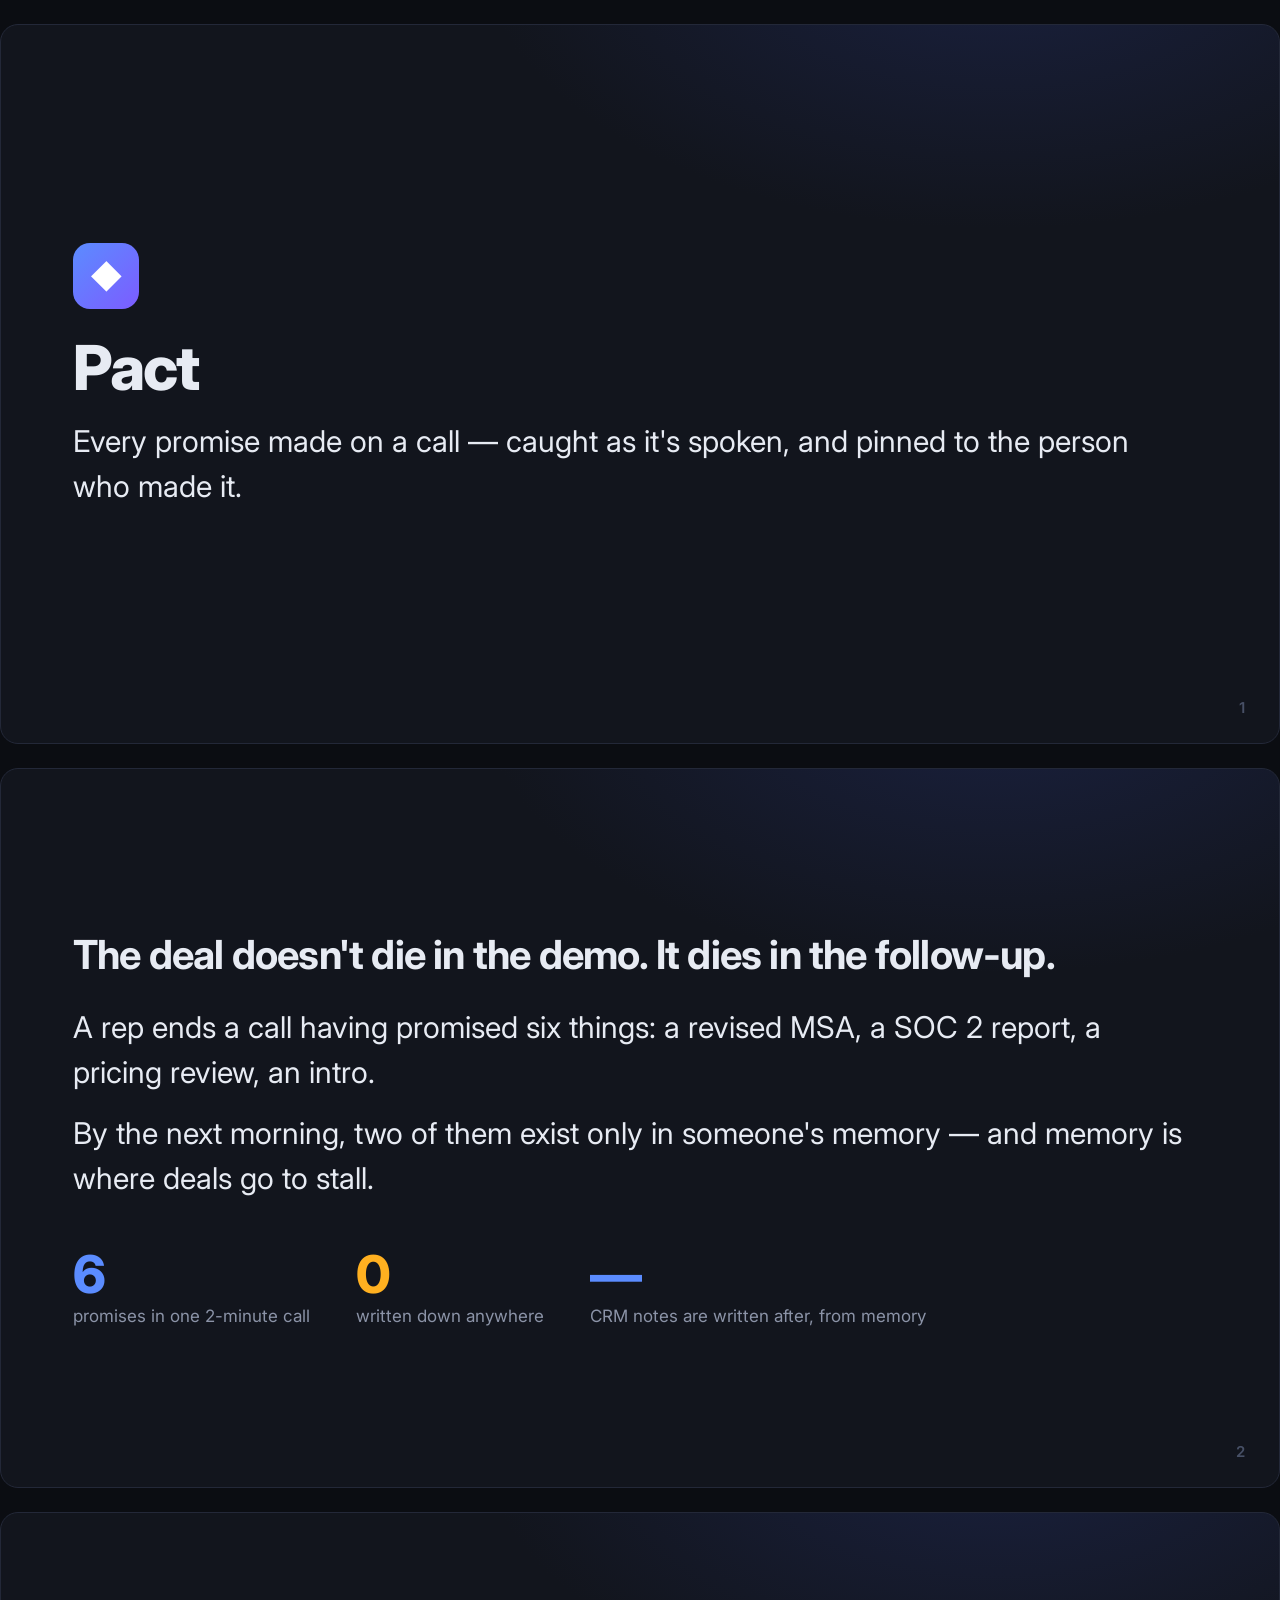
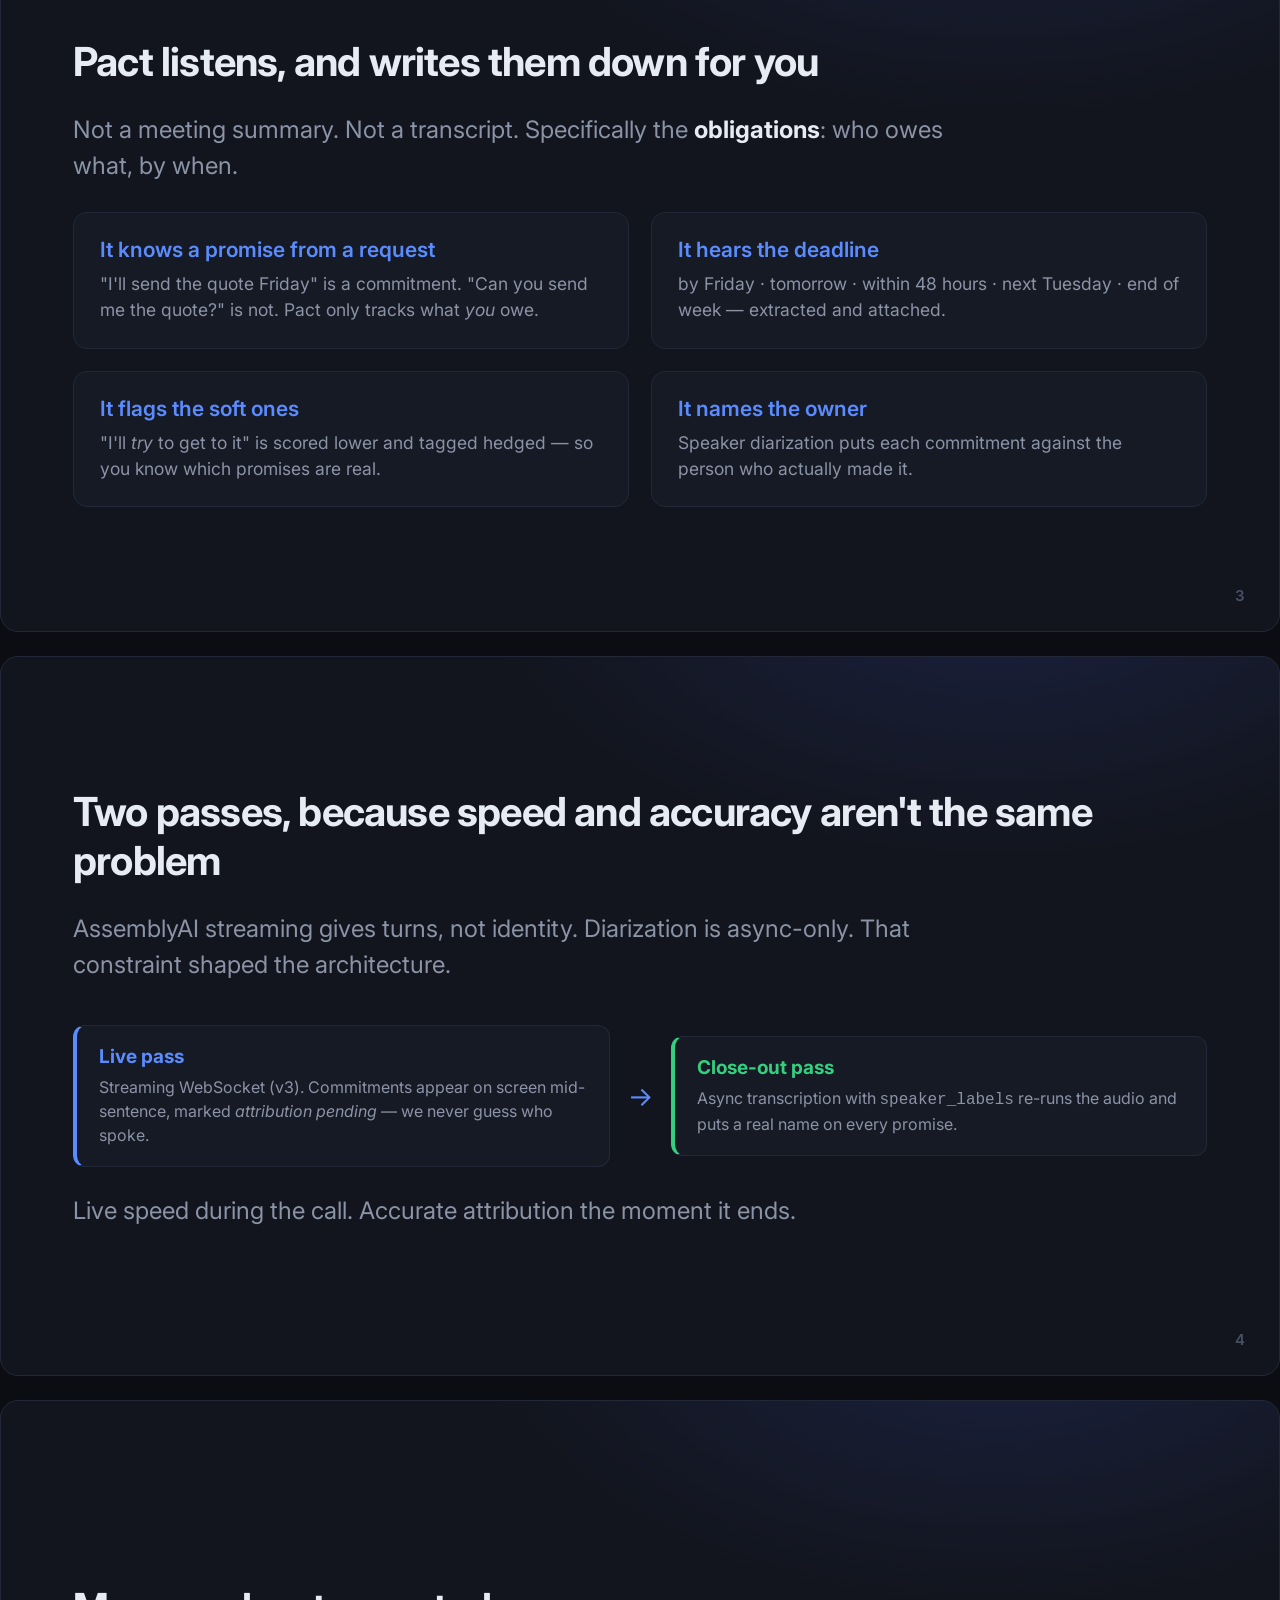
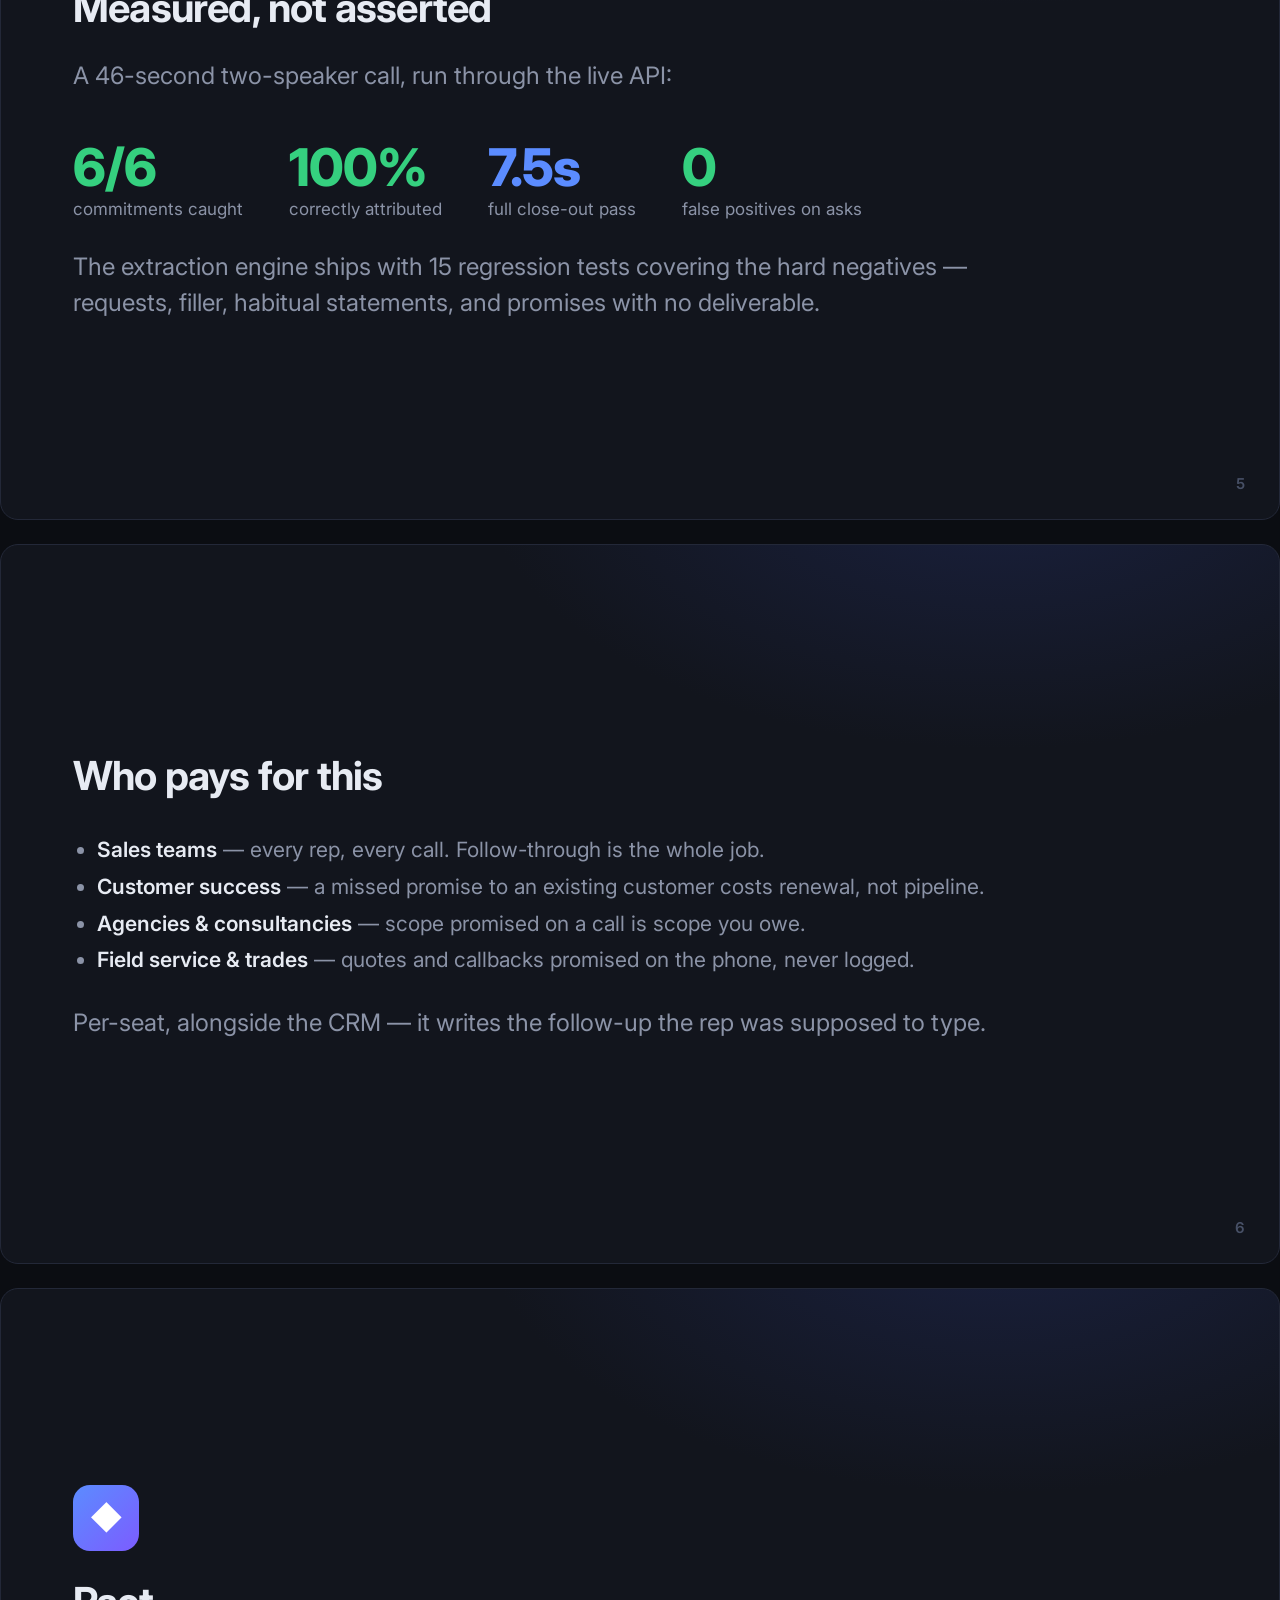
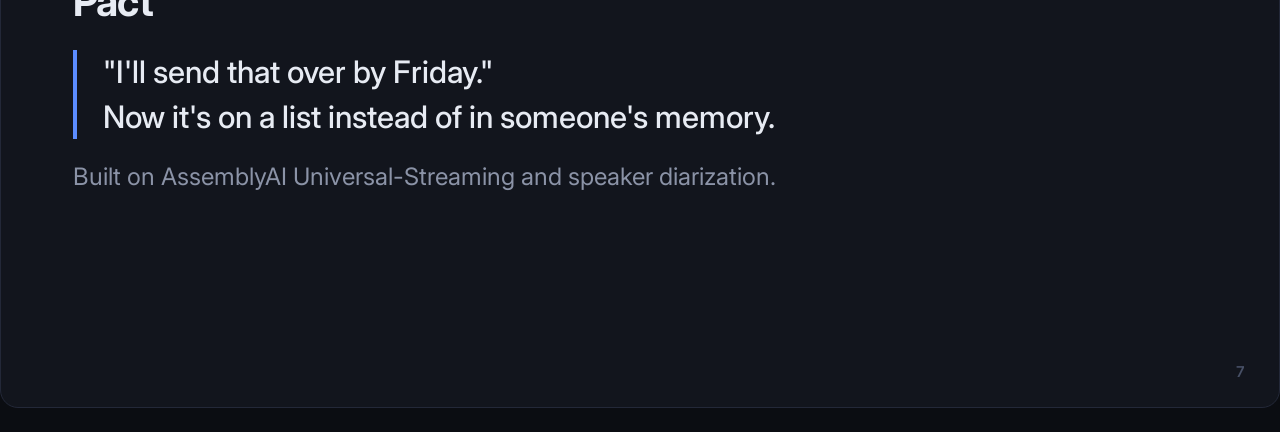
<file: deck/index.html>
<!doctype html><html lang="en"><head><meta charset="utf-8"/>
<meta name="viewport" content="width=device-width,initial-scale=1"/>
<title>Pact — pitch</title>
<link href="https://fonts.googleapis.com/css2?family=Inter:wght@400;500;600;700;800&display=swap" rel="stylesheet">
<style>
:root{--bg:#0b0d12;--panel:#12151d;--line:#232838;--text:#e7ebf3;--muted:#8b93a7;
      --accent:#5b8cff;--accent2:#7c5cff;--good:#35d07f;--warn:#ffb020}
*{box-sizing:border-box}
body{margin:0;background:var(--bg);color:var(--text);font-family:Inter,system-ui,sans-serif}
.slide{width:1280px;height:720px;margin:24px auto;padding:64px 72px;background:
  radial-gradient(900px 500px at 78% -12%,#1a2140 0%,var(--panel) 58%);
  border:1px solid var(--line);border-radius:18px;position:relative;
  display:flex;flex-direction:column;justify-content:center;page-break-after:always;overflow:hidden}
h1{font-size:62px;line-height:1.05;margin:0 0 18px;letter-spacing:-.03em;font-weight:800}
h2{font-size:40px;margin:0 0 26px;letter-spacing:-.02em;font-weight:700}
p{font-size:24px;line-height:1.5;color:var(--muted);margin:0 0 16px;max-width:62ch}
.big{font-size:30px;color:var(--text)}
.logo{width:66px;height:66px;border-radius:17px;display:grid;place-items:center;font-size:32px;
  background:linear-gradient(135deg,var(--accent),var(--accent2));margin-bottom:26px;color:#fff}
.n{position:absolute;bottom:26px;right:34px;color:#475066;font-size:15px;font-weight:600}
.grid{display:grid;grid-template-columns:1fr 1fr;gap:22px;margin-top:12px}
.card{background:#161a24;border:1px solid var(--line);border-radius:14px;padding:24px 26px}
.card h3{margin:0 0 9px;font-size:21px;font-weight:600}
.card p{font-size:17.5px;margin:0}
.kpi{display:flex;gap:46px;margin-top:26px}
.kpi div span{display:block;font-size:52px;font-weight:800;letter-spacing:-.02em}
.kpi div small{color:var(--muted);font-size:17px}
.accent{color:var(--accent)} .good{color:var(--good)} .warn{color:var(--warn)}
.flow{display:flex;align-items:center;gap:18px;margin-top:26px;flex-wrap:wrap}
.step{background:#161a24;border:1px solid var(--line);border-left:4px solid var(--accent);
  border-radius:12px;padding:19px 22px;flex:1;min-width:250px}
.step h3{margin:0 0 7px;font-size:19px}.step p{font-size:16px;margin:0}
.arrow{color:var(--accent);font-size:27px}
.quote{font-size:31px;line-height:1.45;color:var(--text);border-left:4px solid var(--accent);
  padding-left:26px;margin:8px 0 20px;font-weight:500}
ul{margin:6px 0 0;padding-left:24px}li{font-size:21px;line-height:1.75;color:var(--muted)}
li b{color:var(--text);font-weight:600}
@media print{body{background:#fff}.slide{margin:0;border:none;border-radius:0}}
</style></head><body>

<section class="slide">
  <div class="logo">◆</div>
  <h1>Pact</h1>
  <p class="big">Every promise made on a call — caught as it's spoken, and pinned to the person who made it.</p>
  <div class="n">1</div>
</section>

<section class="slide">
  <h2>The deal doesn't die in the demo. It dies in the follow-up.</h2>
  <p class="big">A rep ends a call having promised six things: a revised MSA, a SOC 2 report, a pricing review, an intro.</p>
  <p class="big">By the next morning, two of them exist only in someone's memory — and memory is where deals go to stall.</p>
  <div class="kpi">
    <div><span class="accent">6</span><small>promises in one 2-minute call</small></div>
    <div><span class="warn">0</span><small>written down anywhere</small></div>
    <div><span class="accent">—</span><small>CRM notes are written after, from memory</small></div>
  </div>
  <div class="n">2</div>
</section>

<section class="slide">
  <h2>Pact listens, and writes them down for you</h2>
  <p>Not a meeting summary. Not a transcript. Specifically the <b style="color:var(--text)">obligations</b>:
     who owes what, by when.</p>
  <div class="grid">
    <div class="card"><h3 class="accent">It knows a promise from a request</h3>
      <p>"I'll send the quote Friday" is a commitment. "Can you send me the quote?" is not. Pact only tracks what <i>you</i> owe.</p></div>
    <div class="card"><h3 class="accent">It hears the deadline</h3>
      <p>by Friday · tomorrow · within 48 hours · next Tuesday · end of week — extracted and attached.</p></div>
    <div class="card"><h3 class="accent">It flags the soft ones</h3>
      <p>"I'll <i>try</i> to get to it" is scored lower and tagged hedged — so you know which promises are real.</p></div>
    <div class="card"><h3 class="accent">It names the owner</h3>
      <p>Speaker diarization puts each commitment against the person who actually made it.</p></div>
  </div>
  <div class="n">3</div>
</section>

<section class="slide">
  <h2>Two passes, because speed and accuracy aren't the same problem</h2>
  <p>AssemblyAI streaming gives turns, not identity. Diarization is async-only. That constraint shaped the architecture.</p>
  <div class="flow">
    <div class="step"><h3 class="accent">Live pass</h3>
      <p>Streaming WebSocket (v3). Commitments appear on screen mid-sentence, marked <i>attribution pending</i> — we never guess who spoke.</p></div>
    <div class="arrow">→</div>
    <div class="step" style="border-left-color:var(--good)"><h3 class="good">Close-out pass</h3>
      <p>Async transcription with <code>speaker_labels</code> re-runs the audio and puts a real name on every promise.</p></div>
  </div>
  <p style="margin-top:26px">Live speed during the call. Accurate attribution the moment it ends.</p>
  <div class="n">4</div>
</section>

<section class="slide">
  <h2>Measured, not asserted</h2>
  <p>A 46-second two-speaker call, run through the live API:</p>
  <div class="kpi">
    <div><span class="good">6/6</span><small>commitments caught</small></div>
    <div><span class="good">100%</span><small>correctly attributed</small></div>
    <div><span class="accent">7.5s</span><small>full close-out pass</small></div>
    <div><span class="good">0</span><small>false positives on asks</small></div>
  </div>
  <p style="margin-top:30px">The extraction engine ships with 15 regression tests covering the hard negatives —
     requests, filler, habitual statements, and promises with no deliverable.</p>
  <div class="n">5</div>
</section>

<section class="slide">
  <h2>Who pays for this</h2>
  <ul>
    <li><b>Sales teams</b> — every rep, every call. Follow-through is the whole job.</li>
    <li><b>Customer success</b> — a missed promise to an existing customer costs renewal, not pipeline.</li>
    <li><b>Agencies &amp; consultancies</b> — scope promised on a call is scope you owe.</li>
    <li><b>Field service &amp; trades</b> — quotes and callbacks promised on the phone, never logged.</li>
  </ul>
  <p style="margin-top:26px">Per-seat, alongside the CRM — it writes the follow-up the rep was supposed to type.</p>
  <div class="n">6</div>
</section>

<section class="slide">
  <div class="logo">◆</div>
  <h2 style="margin-bottom:16px">Pact</h2>
  <div class="quote">"I'll send that over by Friday."<br/>Now it's on a list instead of in someone's memory.</div>
  <p>Built on AssemblyAI Universal-Streaming and speaker diarization.</p>
  <div class="n">7</div>
</section>

</body></html>
</file>
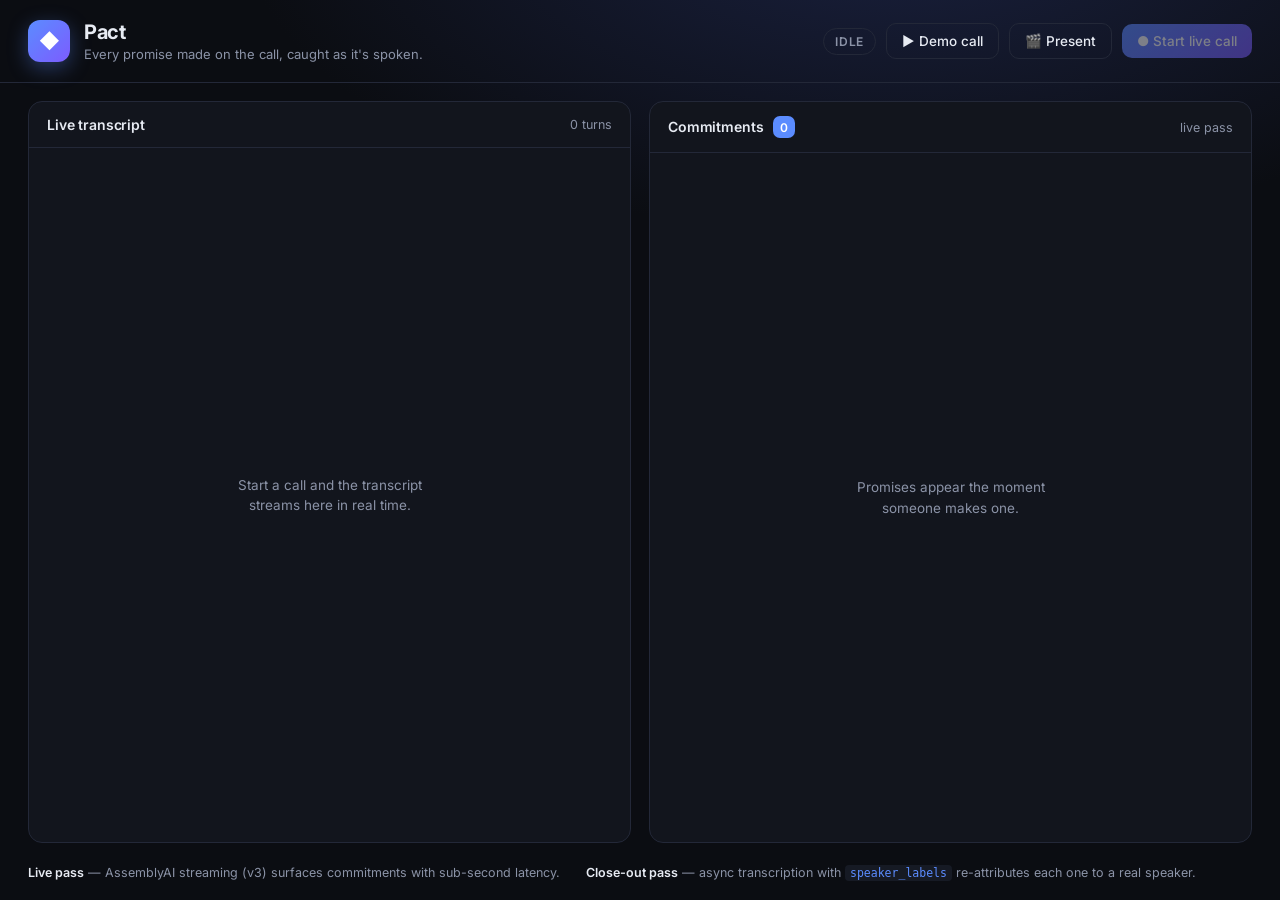
<file: docs/index.html>
<!doctype html>
<html lang="en">
<head>
<meta charset="utf-8"/>
<meta name="viewport" content="width=device-width, initial-scale=1"/>
<title>Pact — catch every promise made on a call</title>
<link rel="preconnect" href="https://fonts.googleapis.com">
<link rel="preconnect" href="https://fonts.gstatic.com" crossorigin>
<link href="https://fonts.googleapis.com/css2?family=Inter:wght@400;500;600;700&display=swap" rel="stylesheet">
<link rel="stylesheet" href="style.css"/>
</head>
<body>
<header>
  <div class="brand">
    <div class="logo">◆</div>
    <div>
      <h1>Pact</h1>
      <p class="tag">Every promise made on the call, caught as it's spoken.</p>
    </div>
  </div>
  <div class="controls">
    <span id="status" class="pill idle">idle</span>
    <button id="demoBtn" class="btn ghost">▶ Demo call</button>
    <button id="presentBtn" class="btn ghost">🎬 Present</button>
    <button id="liveBtn" class="btn primary" title="Live streaming runs against AssemblyAI from the local server — see the video">● Start live call</button>
    <button id="stopBtn" class="btn danger" hidden>■ End call</button>
  </div>
</header>

<main>
  <section class="panel transcript">
    <div class="panel-head">
      <h2>Live transcript</h2>
      <span class="muted" id="turnCount">0 turns</span>
    </div>
    <div id="transcript" class="scroll">
      <div class="empty">Start a call and the transcript streams here in real time.</div>
    </div>
  </section>

  <section class="panel commitments">
    <div class="panel-head">
      <h2>Commitments <span id="cCount" class="count">0</span></h2>
      <span class="muted" id="passLabel">live pass</span>
    </div>
    <div id="commitments" class="scroll">
      <div class="empty">Promises appear the moment someone makes one.</div>
    </div>
    <div id="finalizeBar" class="finalize" hidden>
      <div>
        <strong>Call ended.</strong>
        <span class="muted">Re-running with speaker diarization for accurate attribution…</span>
      </div>
      <div class="spinner"></div>
    </div>
  </section>
</main>

<footer>
  <span><b>Live pass</b> — AssemblyAI streaming (v3) surfaces commitments with sub-second latency.</span>
  <span><b>Close-out pass</b> — async transcription with <code>speaker_labels</code> re-attributes each one to a real speaker.</span>
</footer>
<div id="caption" class="caption" hidden><span id="captionText"></span></div>
<script src="commitments.js"></script>
<script src="app.js"></script>
</body>
</html>
</file>
<file: docs/style.css>
:root{
  --bg:#0b0d12; --panel:#12151d; --panel2:#161a24; --line:#232838;
  --text:#e7ebf3; --muted:#8b93a7; --accent:#5b8cff; --accent2:#7c5cff;
  --good:#35d07f; --warn:#ffb020; --danger:#ff5c5c;
  --radius:14px;
}
*{box-sizing:border-box}
[hidden]{display:none!important}
body{margin:0;background:radial-gradient(1200px 600px at 70% -10%,#1a2140 0%,var(--bg) 55%);
  color:var(--text);font-family:Inter,system-ui,-apple-system,sans-serif;min-height:100vh;
  display:flex;flex-direction:column}
header{display:flex;justify-content:space-between;align-items:center;gap:20px;
  padding:20px 28px;border-bottom:1px solid var(--line);flex-wrap:wrap}
.brand{display:flex;align-items:center;gap:14px}
.logo{width:42px;height:42px;border-radius:12px;display:grid;place-items:center;font-size:20px;
  background:linear-gradient(135deg,var(--accent),var(--accent2));color:#fff;
  box-shadow:0 6px 20px rgba(91,140,255,.35)}
h1{margin:0;font-size:20px;letter-spacing:-.02em}
.tag{margin:2px 0 0;color:var(--muted);font-size:13px}
.controls{display:flex;align-items:center;gap:10px}
.btn{border:1px solid var(--line);background:var(--panel2);color:var(--text);
  padding:9px 15px;border-radius:10px;font:inherit;font-size:13.5px;font-weight:500;cursor:pointer;
  transition:.15s}
.btn:hover{border-color:#36405c;transform:translateY(-1px)}
.btn.primary{background:linear-gradient(135deg,var(--accent),var(--accent2));border:none;color:#fff}
.btn.danger{background:var(--danger);border:none;color:#fff}
.btn.ghost{background:transparent}
.btn:disabled{opacity:.45;cursor:not-allowed;transform:none}
.pill{font-size:12px;padding:5px 11px;border-radius:999px;border:1px solid var(--line);
  color:var(--muted);text-transform:uppercase;letter-spacing:.06em;font-weight:600}
.pill.live{color:var(--good);border-color:rgba(53,208,127,.4);background:rgba(53,208,127,.1)}
.pill.live::before{content:"";display:inline-block;width:7px;height:7px;border-radius:50%;
  background:var(--good);margin-right:6px;animation:pulse 1.4s infinite}
.pill.err{color:var(--danger);border-color:rgba(255,92,92,.4);background:rgba(255,92,92,.1)}
@keyframes pulse{0%,100%{opacity:1}50%{opacity:.25}}
main{flex:1;display:grid;grid-template-columns:1fr 1fr;gap:18px;padding:18px 28px 8px}
@media(max-width:900px){main{grid-template-columns:1fr}}
.panel{background:var(--panel);border:1px solid var(--line);border-radius:var(--radius);
  display:flex;flex-direction:column;min-height:58vh;overflow:hidden}
.panel-head{display:flex;justify-content:space-between;align-items:center;
  padding:14px 18px;border-bottom:1px solid var(--line)}
.panel-head h2{margin:0;font-size:14px;font-weight:600;letter-spacing:-.01em}
.count{display:inline-grid;place-items:center;min-width:22px;height:22px;padding:0 6px;
  border-radius:7px;background:var(--accent);color:#fff;font-size:12px;margin-left:6px}
.muted{color:var(--muted);font-size:12.5px}
.scroll{flex:1;overflow-y:auto;padding:14px 18px;display:flex;flex-direction:column;gap:10px}
.empty{color:var(--muted);font-size:13.5px;margin:auto;text-align:center;max-width:230px;line-height:1.5}
.turn{font-size:14px;line-height:1.55;padding:9px 12px;border-radius:10px;background:var(--panel2);
  border-left:3px solid var(--line);animation:in .25s}
.turn.partial{opacity:.55;font-style:italic}
.turn .who{display:block;font-size:11px;color:var(--muted);text-transform:uppercase;
  letter-spacing:.07em;font-weight:600;margin-bottom:3px}
.card{background:var(--panel2);border:1px solid var(--line);border-left:3px solid var(--accent);
  border-radius:10px;padding:12px 14px;animation:in .3s}
.card.final{border-left-color:var(--good)}
.card .who{font-size:11px;font-weight:700;letter-spacing:.06em;text-transform:uppercase;color:var(--accent)}
.card.final .who{color:var(--good)}
.card .txt{font-size:14px;line-height:1.5;margin:5px 0 8px}
.meta{display:flex;gap:7px;flex-wrap:wrap;align-items:center}
.chip{font-size:11px;padding:3px 8px;border-radius:6px;background:#1d2231;color:var(--muted);
  border:1px solid var(--line);font-weight:500}
.chip.due{background:rgba(255,176,32,.12);color:var(--warn);border-color:rgba(255,176,32,.3)}
.chip.conf{background:rgba(91,140,255,.12);color:var(--accent);border-color:rgba(91,140,255,.3)}
.finalize{display:flex;justify-content:space-between;align-items:center;gap:12px;
  padding:13px 18px;border-top:1px solid var(--line);background:var(--panel2);font-size:13px}
.spinner{width:17px;height:17px;border:2px solid var(--line);border-top-color:var(--accent);
  border-radius:50%;animation:spin .8s linear infinite;flex:none}
@keyframes spin{to{transform:rotate(360deg)}}
@keyframes in{from{opacity:0;transform:translateY(6px)}to{opacity:1;transform:none}}
footer{display:flex;gap:26px;flex-wrap:wrap;padding:14px 28px 20px;color:var(--muted);font-size:12.5px}
footer b{color:var(--text);font-weight:600}
code{background:var(--panel2);padding:1px 5px;border-radius:4px;font-size:11.5px;color:var(--accent)}

.card .who.pending{color:var(--muted)}
.card .who.pending::before{content:"◷ ";}

.caption{position:fixed;left:50%;bottom:34px;transform:translateX(-50%);max-width:780px;
  background:rgba(10,12,18,.93);border:1px solid var(--line);border-left:4px solid var(--accent);
  padding:15px 22px;border-radius:12px;font-size:17px;line-height:1.5;font-weight:500;
  box-shadow:0 18px 50px rgba(0,0,0,.6);backdrop-filter:blur(10px);z-index:99;
  animation:capIn .35s ease-out}
@keyframes capIn{from{opacity:0;transform:translateX(-50%) translateY(10px)}
                 to{opacity:1;transform:translateX(-50%) translateY(0)}}
body.presenting header .controls{opacity:.25;pointer-events:none}
</file>
